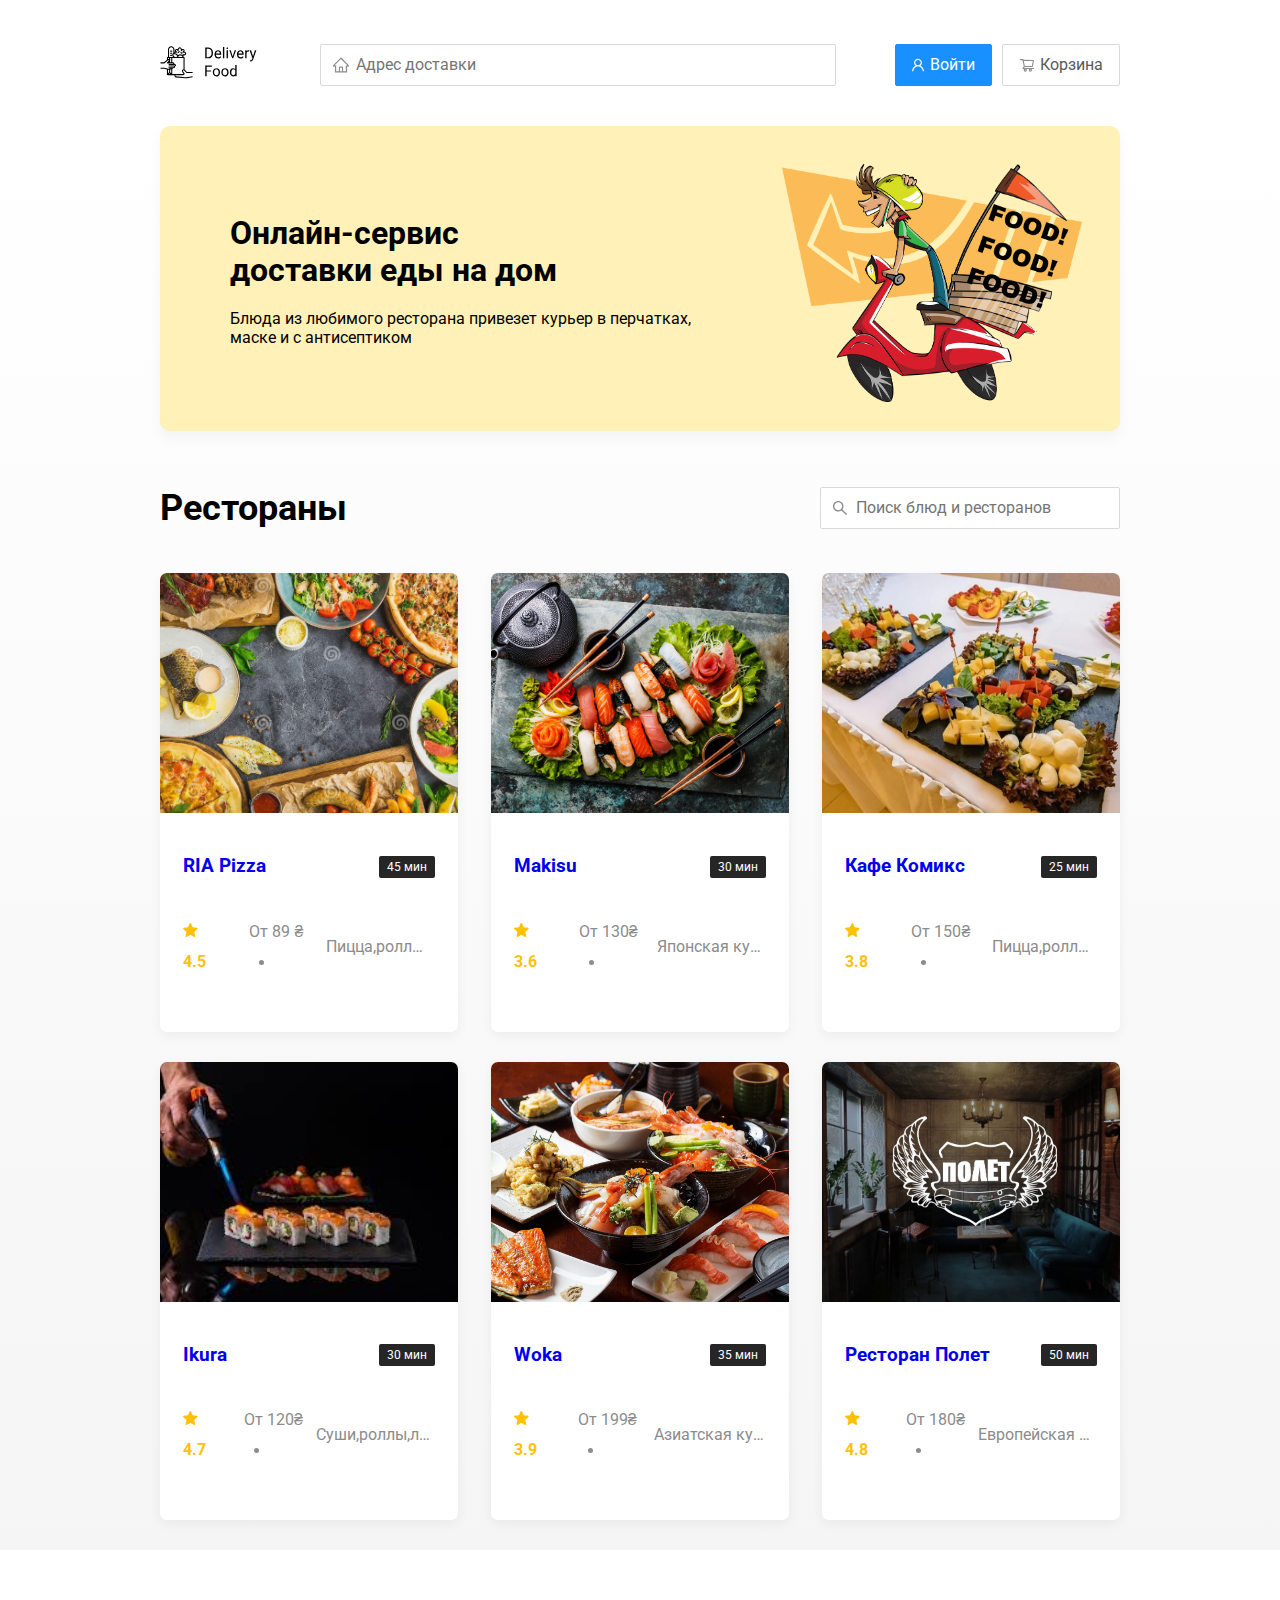
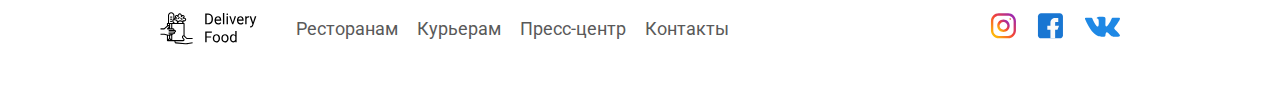
<file: index.html>
<!DOCTYPE html>
<html lang="ru">
<head>
    <meta charset="UTF-8">
    <meta name="viewport" content="width=device-width, initial-scale=1.0">
    <title>Delivery Food - доставка еды на дом</title>
    <link href="https://fonts.googleapis.com/css?family=Roboto:400,700&display=swap&subset=cyrillic" rel="stylesheet">
    <link rel="stylesheet" href="css/normalize.css">
    <link rel="stylesheet" href="css/style.css">
</head>
<body>
    <!-- Шапка сайта -->
    <div class="container">
        <header class="header">
            <a href="index.html" class="logo">
                <img src="img\logo.svg" alt="Logo"/>
            </a>
            <input type="text" class="input input-address 
            " placeholder="Адрес доставки" /> 
            <div class="buttons">
            <button class="button button-primary">
               <img src="img/user.svg" alt="user" class="button-icon" />
               <span class="button-text">Войти</span>
            </button>  
            <button class="button">
                <img src="img/cart.svg" alt="shopping cart" class="button-icon">
                <span class="button-text">Корзина</span>
            </button> 
            </div>    
         </header>
     </div>
     <!-- /.container -->

      <main class="main">
          <div class="container">
            <section class="promo">
                <h1 class="promo-title">Онлайн-сервис <br>доставки еды на дом</h1>
                <p class="promo-text">Блюда из любимого ресторана привезет курьер в перчатках, маске и с антисептиком</p>   
            </section>
            <section class="restaurants">
                <div class="section-heading">
                   <h2 class="section-title">Рестораны</h2>
                   <input type="text" class=" input input-search" placeholder="Поиск блюд и ресторанов">
                </div>
                <div class="cards">
                    <a href="restaurant.html" class="card ">
                        <img src="img/image1.jpg" alt="image" class="card-image">
                        <div class="card-text">
                            <div class="card-heading">
                                <h3 class="card-tittle">RIA Pizza</h3>
                                <span class="card-tag tag">45 мин </span>
                            </div>
                        <!-- /.card-heading -->
                            <div class="card-info">
                                <div class="rating"><img src="img\star.svg" alt="rating" class="rating-star"> 4.5</div>
                                <div class="price">От 89 ₴</div>
                                <div class="category">Пицца,роллы,...</div>
                            </div>
                       <!-- /.card-info -->
                        </div>
                <!-- /.card-text -->
                    </a>
                   <!-- /.card -->
   
                   <a href="restaurant.html" class="card ">
                       <img src="img/image2.jpg" alt="image" class="card-image">
                       <div class="card-text">
                           <div class="card-heading">
                               <h3 class="card-tittle">Makisu</h3>
                               <span class="card-tag tag">30 мин </span>
                           </div>
                       <!-- /.card-heading -->
                           <div class="card-info">
                               <div class="rating"><img src="img\star.svg" alt="rating" class="rating-star"> 3.6</div>
                               <div class="price">От 130₴</div>
                               <div class="category">Японская кухня</div>
                           </div>
                      <!-- /.card-info -->
                       </div>
               <!-- /.card-text -->
                   </a>
                  <!-- /.card -->
                  <a href="restaurant.html" class="card">
                   <img src="img/image3.jpg" alt="image" class="card-image">
                   <div class="card-text">
                       <div class="card-heading">
                           <h3 class="card-tittle">Кафе Комикс</h3>
                           <span class="card-tag tag">25 мин </span>
                       </div>
                   <!-- /.card-heading -->
                       <div class="card-info">
                           <div class="rating"><img src="img\star.svg" alt="rating" class="rating-star"> 3.8</div>
                           <div class="price">От 150₴</div>
                           <div class="category">Пицца,роллы...</div>
                       </div>
                  <!-- /.card-info -->
                   </div>
           <!-- /.card-text -->
                  </a>
              <!-- /.card -->
              <a href="restaurant.html" class="card ">
               <img src="img/image4.jpg" alt="image" class="card-image">
               <div class="card-text">
                   <div class="card-heading">
                       <h3 class="card-tittle">Ikura</h3>
                       <span class="card-tag tag">30 мин </span>
                   </div>
               <!-- /.card-heading -->
                   <div class="card-info">
                       <div class="rating"><img src="img\star.svg" alt="rating" class="rating-star"> 4.7</div>
                       <div class="price">От 120₴</div>
                       <div class="category">Cуши,роллы,лапша</div>
                   </div>
              <!-- /.card-info -->
               </div>
       <!-- /.card-text -->
             </a>
          <!-- /.card -->
          <a href="restaurant.html" class="card ">
           <img src="img/image5.jpg" alt="image" class="card-image">
           <div class="card-text card-margin">
               <div class="card-heading">
                   <h3 class="card-tittle">Woka</h3>
                   <span class="card-tag tag">35 мин </span>
               </div>
           <!-- /.card-heading -->
               <div class="card-info">
                   <div class="rating"><img src="img\star.svg" alt="rating" class="rating-star"> 3.9</div>
                   <div class="price">От 199₴</div>
                   <div class="category">Азиатская кухня</div>
               </div>
          <!-- /.card-info -->
           </div>
   <!-- /.card-text -->
          </a>
      <!-- /.card -->
      <a href="restaurant.html" class="card">
       <img src="img/image6.jpg" alt="image" class="card-image">
       <div class="card-text">
           <div class="card-heading">
               <h3 class="card-tittle">Ресторан Полет</h3>
               <span class="card-tag tag">50 мин </span>
           </div>
       <!-- /.card-heading -->
           <div class="card-info">
               <div class="rating"><img src="img\star.svg" alt="rating" class="rating-star"> 4.8</div>
               <div class="price">От 180₴</div>
               <div class="category">Европейская кухня</div>
           </div>
      <!-- /.card-info -->
       </div>
   <!-- /.card-text -->
      </a>
   <!-- /.card -->
                </div>
                <!-- /.cards -->
            </section>
          </div>
          <!-- /.container -->
      </main>

      <footer class="footer">
          <div class="container">
              <div class="footer-block">
                  <img src="img/logo.svg" alt="logo" class="logo footer-logo">
                  <nav class="footer-nav">
                      <a href="#" class="footer-link">Ресторанам</a>
                      <a href="#" class="footer-link">Курьерам</a>
                      <a href="#" class="footer-link">Пресс-центр</a>
                      <a href="#" class="footer-link">Контакты</a>
                  </nav>
                  <div class="social-links">
                      <a href="#" class="social-link"><img src="img/instagram.svg" alt="instagram"></a>
                      <a href="#" class="social-link"><img src="img/fb.svg" alt="facebook"></a>
                      <a href="#" class="social-link"><img src="img/vk.svg" alt="VK"></a>
                  </div>
              </div>
          </div>
      </footer>
    </body>
</html>
</file>
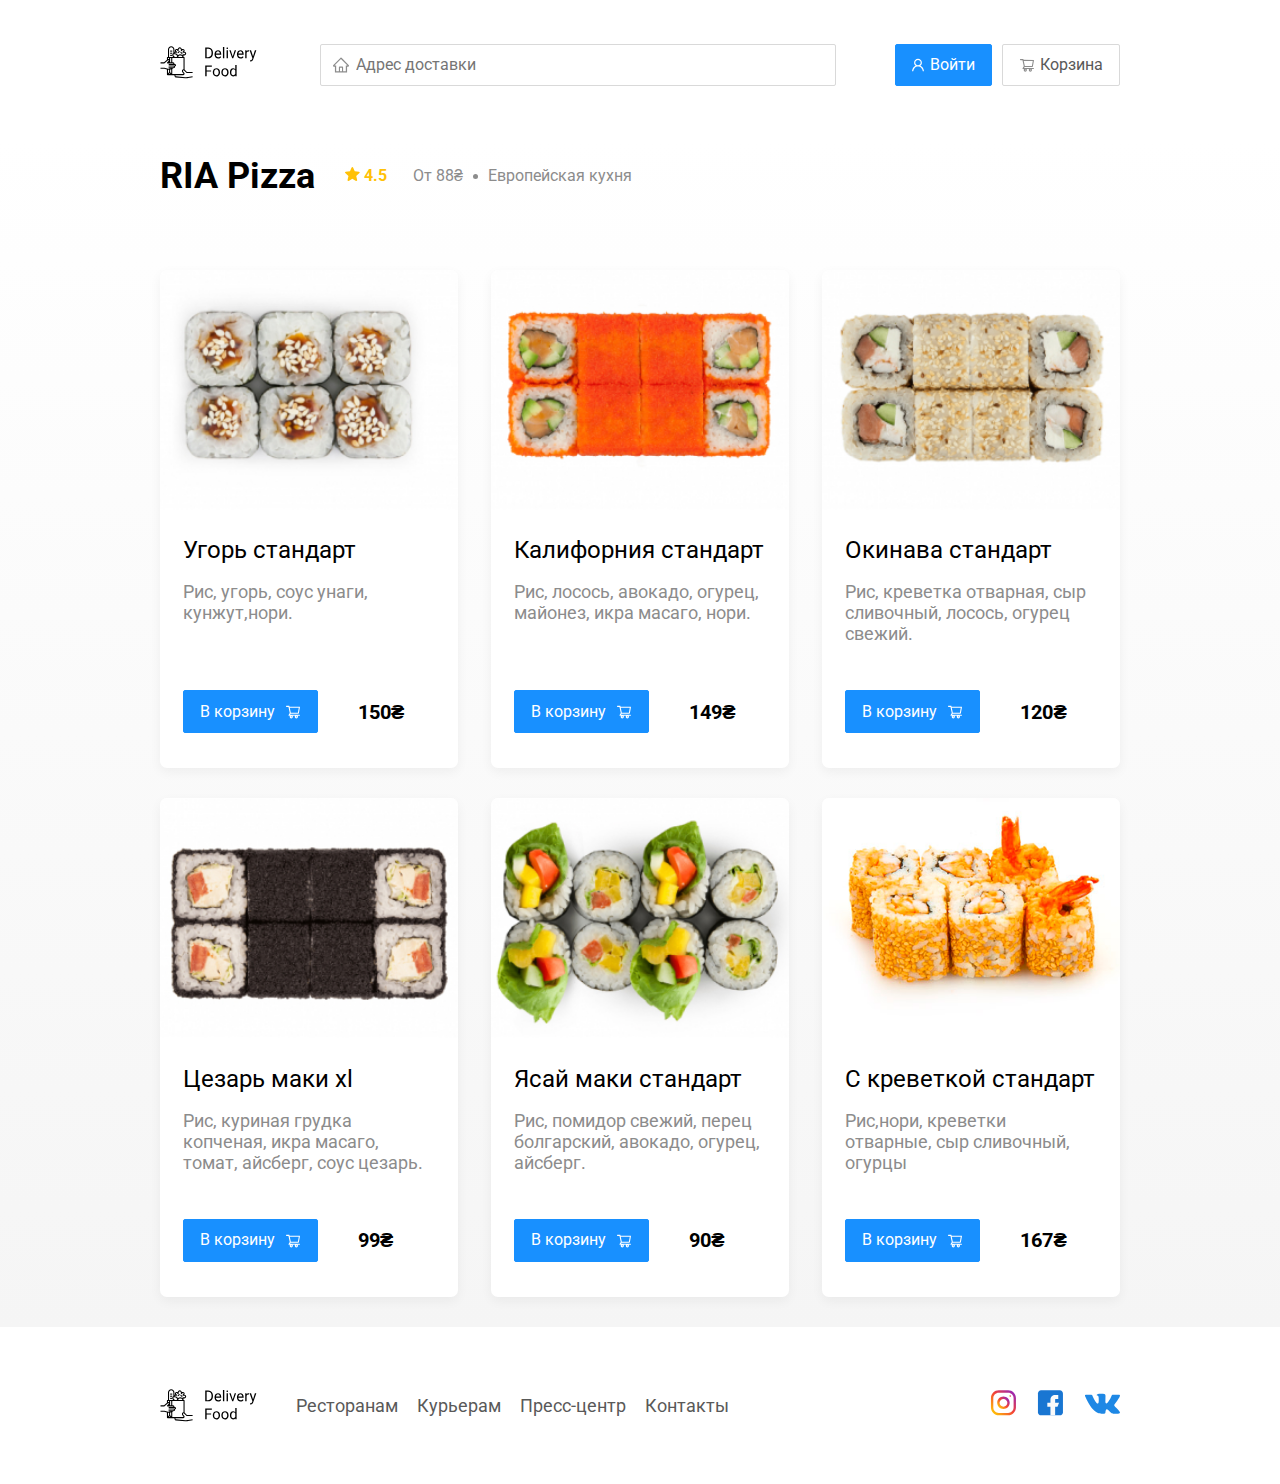
<file: restaurant.html>
<!DOCTYPE html>
<html lang="ru">
<head>
    <meta charset="UTF-8">
    <meta name="viewport" content="width=device-width, initial-scale=1.0">
    <title>RiaPizza - доставка еды на дом</title>
    <link href="https://fonts.googleapis.com/css?family=Roboto:400,700&display=swap&subset=cyrillic" rel="stylesheet">
    <link rel="stylesheet" href="css/normalize.css">
    <link rel="stylesheet" href="css/animate.css">
    <link rel="stylesheet" href="css/style.css">
</head>
<body>
    <div class="container">
        <header class="header">
            <a href="index.html" class="logo ">
                <img src="img\logo.svg" alt="Logo"/>
            </a>
            <input type="text" class="input input-address 
            "placeholder="Адрес доставки" /> 
            <div class="buttons">
            <button class="button button-primary">
               <img src="img/user.svg" alt="user" class="button-icon" />
               <span class="button-text">Войти</span>
            </button>  
            <button class="button" id="cart-button">
                <img src="img/cart.svg" alt="shopping cart" class="button-icon">
                <span class="button-text">Корзина</span>
            </button> 
            </div>    
         </header>
     </div>
     <!-- /.container -->

      <main class="main">
          <div class="container">
            <section class="restaurants">
                <div class="section-heading">
                   <h2 class="section-title">RIA Pizza</h2>
                   <div class="card-info">
                        <div class="rating"><img src="img\star.svg" alt="rating" class="rating-star"> 4.5</div>
                        <div class="price">От 88₴</div>
                        <div class="category">Европейская кухня</div>
                   </div>
           <!-- /.card-info -->
                </div>
                <div class="cards">
                    <div class="card wow fadeInUp" data-wow-delay="0.1s">
                        <img src="img/image01.jpg" alt="image" class="card-image ">
                        <div class="card-text">
                            <div class="card-heading">
                                <h3 class="card-title card-title-reg">Угорь стандарт</h3>
                            </div>
                        <!-- /.card-heading -->
                            <div class="card-info">
                               <div class="ingredients">Рис, угорь, соус унаги, кунжут,нори.</div>
                            </div>
                       <!-- /.card-info -->
                       <div class="card-buttons">
                           <button class="button button-primary">
                               <span class="button-card-text">В корзину</span>
                               <img src="img/shopping-cart.svg" alt="shoppin-cart" class="button-card-image">
                           </button>
                           <strong class="card-price-bold">150₴</strong>
                       </div>
                       </div>
                <!-- /.card-text -->
                     </div>
                   <!-- /.card -->
   
                   <div class="card wow fadeInUp" data-wow-delay="0.3s">
                       <img src="img/image02.jpg" alt="image" class="card-image">
                       <div class="card-text">
                        <div class="card-heading">
                            <h3 class="card-title card-title-reg">Калифорния стандарт</h3>
                        </div>
                    <!-- /.card-heading -->
                        <div class="card-info">
                           <div class="ingredients">Рис, лосось, авокадо, огурец, майонез, икра масаго, нори.</div>
                        </div>
                   <!-- /.card-info -->
                   <div class="card-buttons">
                       <button class="button button-primary">
                           <span class="button-card-text">В корзину</span>
                           <img src="img/shopping-cart.svg" alt="shoppin-cart" class="button-card-image">
                       </button>
                       <strong class="card-price-bold">149₴</strong>
                   </div>
                   </div>
            <!-- /.card-text -->
                    </div>
                  <!-- /.card -->
                  <div class="card wow fadeInUp" data-wow-delay="0.5s">
                   <img src="img/image03.jpg" alt="image" class="card-image">
                   <div class="card-text">
                    <div class="card-heading">
                        <h3 class="card-title card-title-reg">Окинава стандарт</h3>
                    </div>
                <!-- /.card-heading -->
                    <div class="card-info">
                       <div class="ingredients"> Рис, креветка отварная, сыр сливочный, лосось, огурец свежий.</div>
                    </div>
               <!-- /.card-info -->
               <div class="card-buttons">
                   <button class="button button-primary">
                       <span class="button-card-text">В корзину</span>
                       <img src="img/shopping-cart.svg" alt="shoppin-cart" class="button-card-image">
                   </button>
                   <strong class="card-price-bold">120₴</strong>
               </div>
               </div>
        <!-- /.card-text -->
                </div>
              <!-- /.card -->
              <div class="card wow fadeInUp" data-wow-delay="0.1s">
               <img src="img/image04.jpg" alt="image" class="card-image">
               <div class="card-text">
                <div class="card-heading">
                    <h3 class="card-title card-title-reg">Цезарь маки хl</h3>
                </div>
            <!-- /.card-heading -->
                <div class="card-info">
                   <div class="ingredients">Рис, куриная грудка копченая, икра масаго, томат, айсберг, соус цезарь.</div>
                </div>
           <!-- /.card-info -->
           <div class="card-buttons">
               <button class="button button-primary">
                   <span class="button-card-text">В корзину</span>
                   <img src="img/shopping-cart.svg" alt="shoppin-cart" class="button-card-image">
               </button>
               <strong class="card-price-bold">99₴</strong>
           </div>
           </div>
    <!-- /.card-text -->
            </div>
          <!-- /.card -->
          <div class="card wow fadeInUp" data-wow-delay="0.3s">
           <img src="img/image05.jpg" alt="image" class="card-image">
           <div class="card-text">
            <div class="card-heading">
                <h3 class="card-title card-title-reg">Ясай маки стандарт</h3>
            </div>
        <!-- /.card-heading -->
            <div class="card-info">
               <div class="ingredients">Рис, помидор свежий, перец болгарский, авокадо, огурец, айсберг.</div>
            </div>
       <!-- /.card-info -->
       <div class="card-buttons">
           <button class="button button-primary">
               <span class="button-card-text">В корзину</span>
               <img src="img/shopping-cart.svg" alt="shoppin-cart" class="button-card-image">
           </button>
           <strong class="card-price-bold">90₴</strong>
       </div>
       </div>
<!-- /.card-text -->
        </div>
      <!-- /.card -->
      <div class="card wow fadeInUp" data-wow-delay="0.5s">
       <img src="img/image06.jpg" alt="image" class="card-image">
       <div class="card-text">
        <div class="card-heading">
            <h3 class="card-title card-title-reg">С креветкой стандарт</h3>
        </div>
    <!-- /.card-heading -->
        <div class="card-info">
           <div class="ingredients">Рис,нори, креветки отварные, сыр сливочный, огурцы</div>
        </div>
   <!-- /.card-info -->
   <div class="card-buttons">
       <button class="button button-primary">
           <span class="button-card-text">В корзину</span>
           <img src="img/shopping-cart.svg" alt="shoppin-cart" class="button-card-image">
       </button>
       <strong class="card-price-bold">167₴</strong>
   </div>
   </div>
<!-- /.card-text -->
    </div>
   <!-- /.card -->
                </div>
                <!-- /.cards -->
            </section>
          </div>
          <!-- /.container -->
      </main>

      <footer class="footer">
          <div class="container">
              <div class="footer-block">
                  <img src="img/logo.svg" alt="logo" class="logo footer-logo">
                  <nav class="footer-nav">
                      <a href="#" class="footer-link">Ресторанам</a>
                      <a href="#" class="footer-link">Курьерам</a>
                      <a href="#" class="footer-link">Пресс-центр</a>
                      <a href="#" class="footer-link">Контакты</a>
                  </nav>
                  <div class="social-links">
                      <a href="#" class="social-link"><img src="img/instagram.svg" alt="instagram"></a>
                      <a href="#" class="social-link"><img src="img/fb.svg" alt="facebook"></a>
                      <a href="#" class="social-link"><img src="img/vk.svg" alt="VK"></a>
                  </div>
              </div>
          </div>
      </footer>


      <div class="modal">
        <div class="modal-dialog">
            <div class="modal-header">
                <h3 class="modal-title">Корзина</h3>
                <buttom class="close">&times;</buttom>
            </div>
            <!-- /.modal-header -->
            <div class="modal-body">
                <div class="food-row">
                    <span class="food-name">Ролл угорь стандарт</span>
                    <strong class="food-price">250  ₴</strong>
                    <div class="food-counter">
                        <button class="counter-button">-</button>
                        <span class="counter">1</span>
                        <button class="counter-button">+</button>
                    </div>
                </div>
                <!-- /.food-row-->
                <div class="food-row">
                    <span class="food-name">Ролл угорь стандарт</span>
                    <strong class="food-price">250  ₴</strong>
                    <div class="food-counter">
                        <button class="counter-button">-</button>
                        <span class="counter">1</span>
                        <button class="counter-button">+</button>
                    </div>
                </div>
                <!-- /.food-row-->
                <div class="food-row">
                    <span class="food-name">Ролл угорь стандарт</span>
                    <strong class="food-price">250  ₴</strong>
                    <div class="food-counter">
                        <button class="counter-button">-</button>
                        <span class="counter">1</span>
                        <button class="counter-button">+</button>
                    </div>
                </div>
                <!-- /.food-row-->
                <div class="food-row">
                    <span class="food-name">Ролл угорь стандарт</span>
                    <strong class="food-price">250  ₴</strong>
                    <div class="food-counter">
                        <button class="counter-button">-</button>
                        <span class="counter">1</span>
                        <button class="counter-button">+</button>
                    </div>
                </div>
                <!-- /.food-row-->
                <div class="food-row">
                    <span class="food-name">Ролл угорь стандарт</span>
                    <strong class="food-price">250  ₴</strong>
                    <div class="food-counter">
                        <button class="counter-button">-</button>
                        <span class="counter">1</span>
                        <button class="counter-button">+</button>
                    </div>
                </div>
                <!-- /.food-row-->
            </div>
            <!-- /.modal-body -->
            <div class="modal-footer">
                <span class="modal-pricetag">1250₴</span>
                <div class="footer-buttons">
                    <button class="button button-primary">Оформить заказ</button>
                    <button class="button">Отмена</button>
                </div>

            </div>
            <!-- /.modal-footer -->
        </div>
        <!-- /.modal-dialig -->
      </div> 
      <script src="js/wow.min.js"></script>
      <script src="js/main.js"></script>  
    </body>
</html>
</file>
<file: css/style.css>
* {
    box-sizing: border-box;
}
body {
    font-family: 'Roboto', sans-serif;
    padding-top: 44px;
}
.container {
    max-width: 1200px;
    margin: auto;
}
.header {
    display: flex;
    align-items: center;
    justify-content: space-between;
    margin-bottom: 40px;
    
} .input {
    background: #FFFFFF;
    border: 1px solid #D9D9D9;
    border-radius: 2px;
    line-height: 24px;
    padding: 8px;
    padding-left: 35px;
    background-repeat: no-repeat;
    background-position: left 11px center;
}

.input-address {
    flex: 0.8;
    font-size: 16px;
    background-image: url(../img/home.svg);
 }
.input-search {
    width: 300px;
    background-image: url(../img/search.svg);
    margin-left: auto;
}

.buttons{
    display: flex;
    align-items: center;
 }

.button {
    display: flex;
    align-items: center;
    padding: 8px 16px;
    background: #FFFFFF;
    border: 1px solid #D9D9D9;
    box-sizing: border-box;
    box-shadow: 0px 0px 2px rgba(0, 0, 0, 0.0015);
    border-radius: 2px;
    color: #595959;
    font-size: 16px;
    line-height: 24px;
    cursor: pointer;
}
.button-primary {
    background: #1890FF;
    border: 1px solid #1890FF;
    color: #FFFFFF;
    margin-right: 10px;
 }
.button-icon {
    margin-right: 6px;
}
.button-card-text {
    margin-right: 10px;
}

.promo {
    box-shadow: 0px 7px 12px rgba(158, 158, 163, 0.1);
    background: #FFF1B8 url(../img/promo-image.png) no-repeat top 8px right 8px / 370px;
    border-radius: 10px;
    padding: 68px 70px;
    margin-bottom: 56px;
}
.promo-text {
    max-width: 500px;
}
.main {
    background: linear-gradient(180deg, rgba(245, 245, 245, 0) 1.04%, #F5F5F5 100%);
}
.section-heading {
    display: flex;
    align-items: center;
    margin-bottom: 44px;
}
.section-title {
    font-style: normal;
    font-weight: bold;
    font-size: 36px;
    line-height: 42px;
    color: #000000;
    margin: 0;
    margin-right: 30px;
}
.cards {
    display: flex;
    align-items: flex-start;
    justify-content: space-between;
    flex-wrap: wrap;
}
.card  {
    background: #FFFFFF;
    box-shadow: 0px 4px 12px rgba(0, 0, 0, 0.05);
    border-radius: 7px;
    overflow: hidden;
    margin-bottom: 30px;
    flex-basis: 31%;
    text-decoration: none;
}
.card-image {
    width: 100%;
    height: 240px;
    object-fit: cover;
}
.card-text {
    padding-top: 20px;
    padding-bottom: 35px;
    padding-left: 23px;
    padding-right: 23px;
}
.card-heading {
    display: flex;
    align-items: center;
    justify-content: space-between;
}
.card-title {
    margin: 0;
    font-weight: bold;
    font-size: 24px;
    line-height: 32px;
  }
.card-title-reg {
    font-weight: 400;
}
.card-tag {
    font-style: normal;
    font-weight: normal;
    font-size: 12px;
    line-height: 20px;
    color: #FFFFFF; 
    background: #262626;
    border-radius: 2px;
    padding: 1px 8px;
}
.card-info {
    display: flex;
    align-items: center;
 }
 .card-info , 
 .ingredients {
    min-height: 100px;
}
.card-buttons {
    display: flex;
    align-items: center;
    margin-top: 24px;
}
.card-price-bold {
    font-weight: bold;
    font-size: 20px;
    line-height: 32px;
    margin-left: 30px;
}
.rating {
    margin-right: 26px;
    color: #FFC107;
    font-style: normal;
    font-weight: bold;
    font-size: 18px;
    line-height: 32px   
}
.price, 
.category {
    font-size: 18px;
    line-height: 32px;
    color: #8C8C8C;
}
.price {
    margin-right: 10px;
}
.ingredients {
    padding-top: 15px;
    font-size: 18px;
    line-height: 21px;
    color: #8C8C8C;
}
.category {
    text-overflow: ellipsis;
    overflow: hidden;
    white-space: nowrap;
    min-width: 100px;
}
.price:after {
    content: "";
    width: 5px;
    height: 5px;
    background-color: #8C8C8C;
    display: inline-block;
    vertical-align: middle;
    border-radius: 50%;
    margin-left: 10px;
}
.footer {
    padding: 60px 0;
}
.footer-block {
    display: flex;
    align-items: center;
    justify-content: space-between;
}
.footer-nav {
    margin-left: 35px;
    margin-right: auto;
}
.footer-link {
    display: inline-block;
    color: #595959;
    text-decoration: none;
    font-style: normal;
    font-weight: normal;
    font-size: 18px;
    line-height: 21px;
}
.footer-link:not(:last-child) {
    margin-right: 15px;
}
.social-links {
    display: flex;
    align-items: center;
}
.social-link:not(:last-child) {
margin-right: 21px;
}
.modal {
    display: none;
    position: fixed;
    left: 0 ;
    top: 0;
    width: 100%;
    height: 100%;
    background: rgba(0, 0, 0, 0.4);
 }
.is-open {
    display: flex;
}
.modal-dialog {
    max-width: 780px;
    width: 95%;
    background: #FFFFFF;
    border-radius: 5px;
    margin: auto;
    padding: 40px 45px;
 }
 .modal-header {
     display: flex;
     align-items: center;
     justify-content: space-between;
     margin-bottom: 45px;
 }
 .modal-title {
    margin: 0;
    font-weight: bold;
    font-size: 36px;
    line-height: 42px;
    color: #000000;
 }
 .close {
     font-size: 36px;
     border: none;
     background-color: transparent;
 }
 .modal-body  {
    margin-bottom: 52px;
}
 .food-row {
     display: flex;
     align-items: flex-start;
     justify-content: space-between;
     padding-bottom: 8px;
     border-bottom: 1px solid #d9d9d9;
     margin-bottom: 15px;
 }
 .food-name {
    font-weight: normal;
    font-size: 18px;
    line-height: 32px;
 }
 .food-price{
    margin-left: auto;
    margin-right: 47px;
    font-weight: bold;
    font-size: 20px;
    line-height: 32px;
 }
 .food-counter {
    display: flex;
    align-items: center;
   }
 .counter-button {
    display: flex;
    align-items: center;
    justify-content: center;
    width: 39px;
    height: 32px;
    border: 1px solid #40A9FF;
    box-sizing: border-box;
    border-radius: 2px;
    background: #FFFFFF;
    font-size: 14px;
    line-height: 22px;
    color: #40A9FF;
 }
  .counter {
    font-size: 16px;
    line-height: 24px;
    margin-left: 10px;
    margin-right: 10px;
   }
   .modal-footer {
       display: flex;
       align-items: center;
       justify-content: space-between;
   }
   .footer-buttons {
    display: flex;
    align-items: center;
   }
   
   .modal-pricetag {
    background: #262626;
    border-radius: 5px;
    color: #FFFFFF;
    font-size: 20px;
    line-height: 23px;
    padding: 15px 20px;
  }



@media (max-width: 1366px) {
    .container {
       max-width: 960px;
    }
     .promo {
            background-position:  top 38px right 38px ;
            background-size: 300px;
    }
    .rating, .price, .category {
        font-size: 16px;
        line-height: 30px;
    }
      }
  @media (max-width: 1024px) {
    .card-image {
        width: 300px;
        height: 214px;
     }
      }

 @media (max-width: 992px) {
        .container {
            max-width: 750px;
        }
        .promo {
            padding: 50px;
            background-position: top 58px right 17px;
            background-size: 240px;
        }
        .promo-text {
            font-size: 18px;
        }
        .card {
            flex-basis: 49%;
        }
        .card-image {
            width: 100%;
            height: 260px;
        }
        .card-heading {
            margin-bottom: 21px;
        }
        .card-text {
            padding-bottom: 15px;
        }
        .footer-link {
            font-size: 16px;
        }
        .rating, .price, .category {
            font-size: 13px;
            line-height: 36px;
        }
        @media (max-width: 768px) {
            .container {
                max-width: 560px;
            }
            .card-title {
                flex-wrap: wrap;
                font-size: 18px;
                line-height: 21px;
            }
            .card-info {
                flex-wrap: wrap;
            }
            .card .rating {
                flex-basis: 100%;
            }
            .card-title {
                font-size: 18px;
            }
            .card-image {
                width: 280px;
                height: 185px;
                object-fit: cover;
            }
            .promo {
                background-position: top 22px right 10px;
                background-size: 200px;
                padding: 25px 25px;
            }
            .promo-title {
                font-size: 24px;
                line-height: 1.4;
            }
            .category {
                text-overflow: ellipsis;
                overflow: hidden;
                white-space: nowrap;
                max-width: 145px;
            }
            .section-title {
               font-size: 30px;
            }
            .promo-text {
                max-width: 394px;
                font-size: 15px;
                line-height: 1.3;
                margin-top: 0;
            }
            .button {
                padding: 12px 17px;
             }
            @media (max-width: 578px) {
                .container {
                    width: 90% ;
                }
                .header {
                    flex-wrap: wrap;
                }
               
                .input-address {
                    margin-top: 15px;
                    order: 5;
                    flex: 1;
                }
                .promo-title {
                    margin-bottom: 10px;
                }
                .promo {
                    background-position: top 33px right -3px;
                    background-size: 174px;
                    padding: 25px 25px;
                }
                .promo-text {
                    max-width: 254px;
                }                
                .section-title {
                    font-size: 20px;
                }
                .card {
                    flex-basis: 100%;
                }
                .card-image {
                    width: 100%;
                    height: 100%;
                    object-fit: cover;
                 }
                .ingredients {
                    min-height: 50px;
                }
                .price {
                    margin-right: 30px;
                }
                .footer {
                    padding: 30px 0;
                }
                
                .footer-nav {
                    display: flex;
                    flex-direction: column;
                    order: 0;
                    margin-left: 0;
                    margin-right: 0;
                }
                .footrer-logo {
                    order: 1;
                    margin-right: 15px;
                }
                .social-links {
                    order: 2;
                }
                .modal-dialog {
                    overflow: auto; 
                    max-width: 780px;
                    max-height: 95%;
                    padding: 20px 18px;
                }
                .modal-body {
                    margin-bottom: 20px;
                }
                .modal-title {
                   font-size: 22px;
                }
                .modal-pricetag {
                   padding: 10px 16px;
                   margin-right: 10px;
                }
              
                .food-name {
                    font-size: 15px;
                    line-height: 31px;
                }
                .food-price {
                    margin-right: 35px;
                    font-size: 16px;
                    line-height: 30px;
                }
                  }
                @media (max-width: 480px) {
                    .card-image {
                        width: 100%;
                        height: 295px;
                     }
                    .button-text {
                        display: none;
                    }
                    .button-icon {
                        margin: 0;
                    }
                    .promo {
                        padding: 20px;
                        background: #FFF1B8 ;
                     }
                     .promo-text {
                        max-width: 100%; 
                     }
                    .section-heading {
                        flex-wrap: wrap;
                    }
                    .footer-block {
                        flex-wrap: wrap;
                        flex-direction: column;
                    }
                    .footer-logo {
                        order: 0;
                        margin-bottom: 20px;
                    }
                    .footer-nav {
                        margin-bottom: 20px;
                        text-align: center;
                    }
                    .footer-link:not(:last-child) {
                        margin-right: 0;
                    }
                }
                  @media (max-width: 375px) {
                    .card-image {
                        width: 100%;
                        height: 270px;
                    }

                  }
</file>
